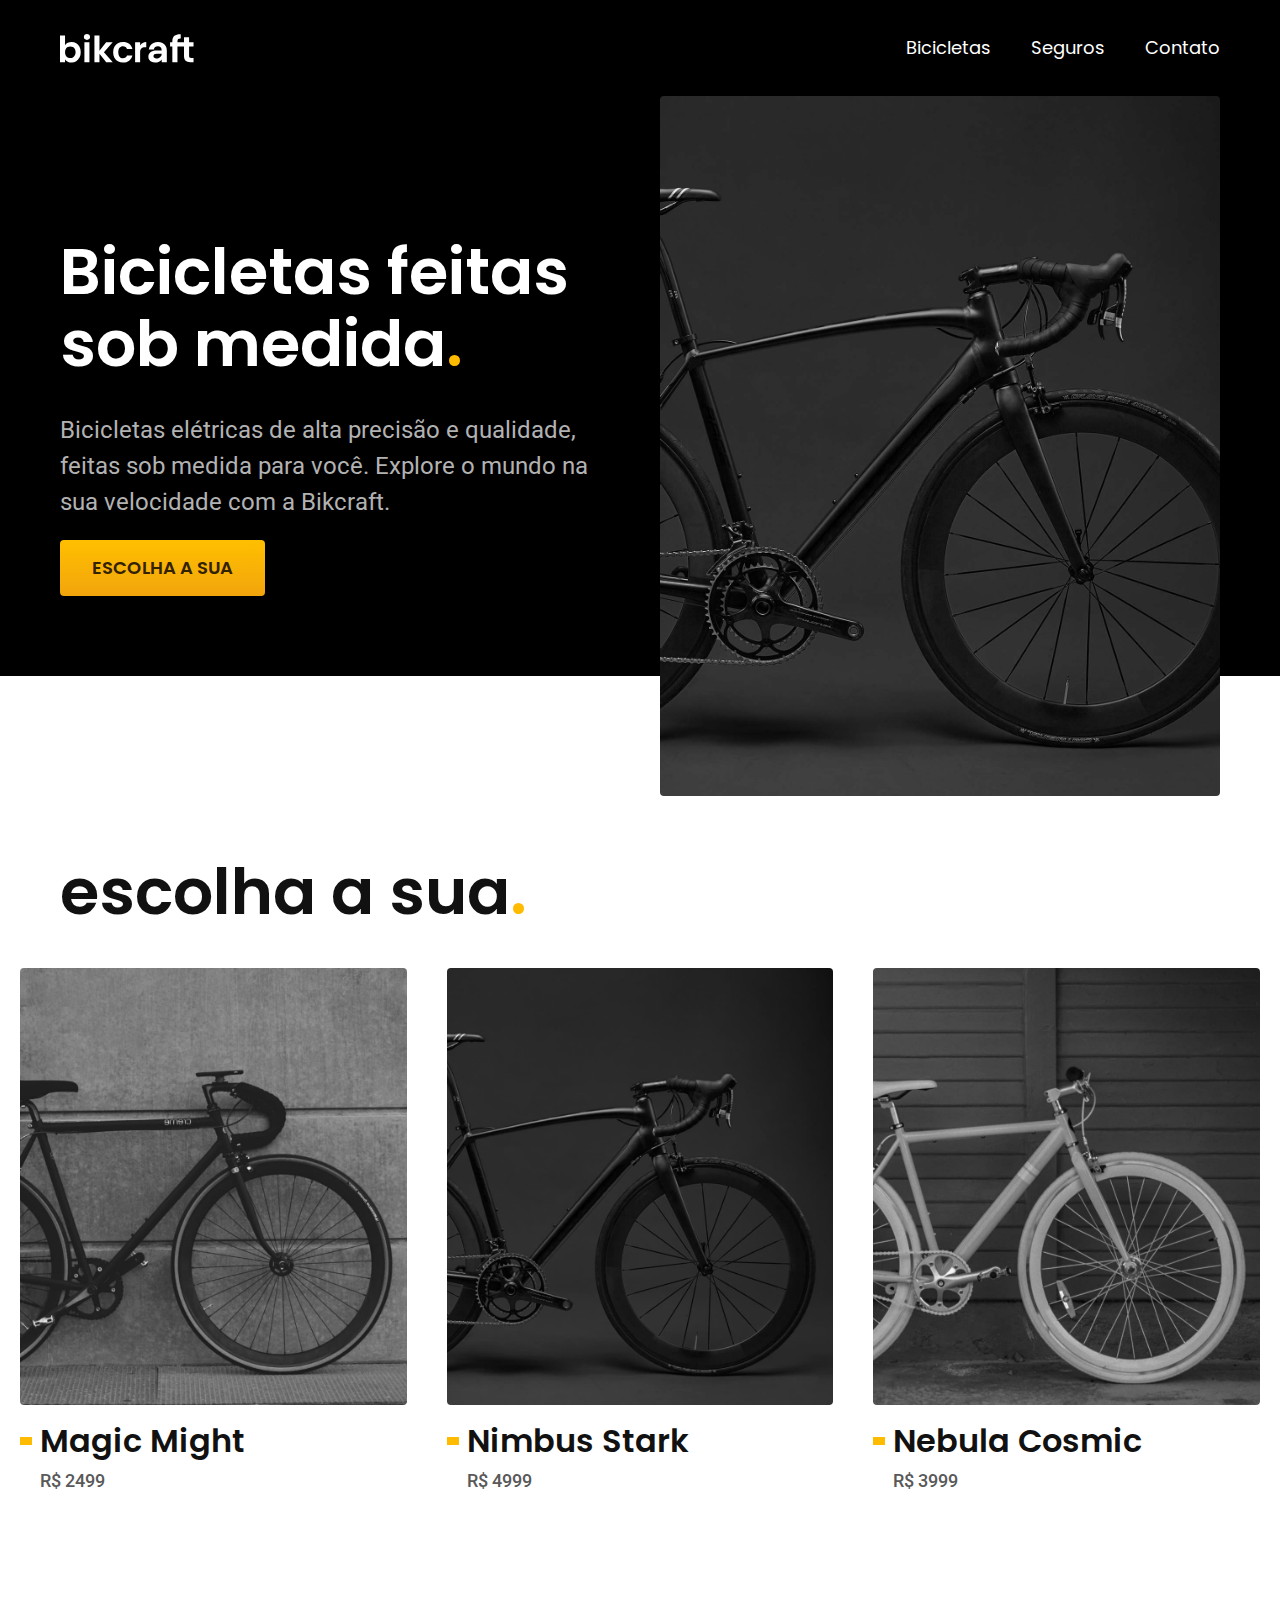
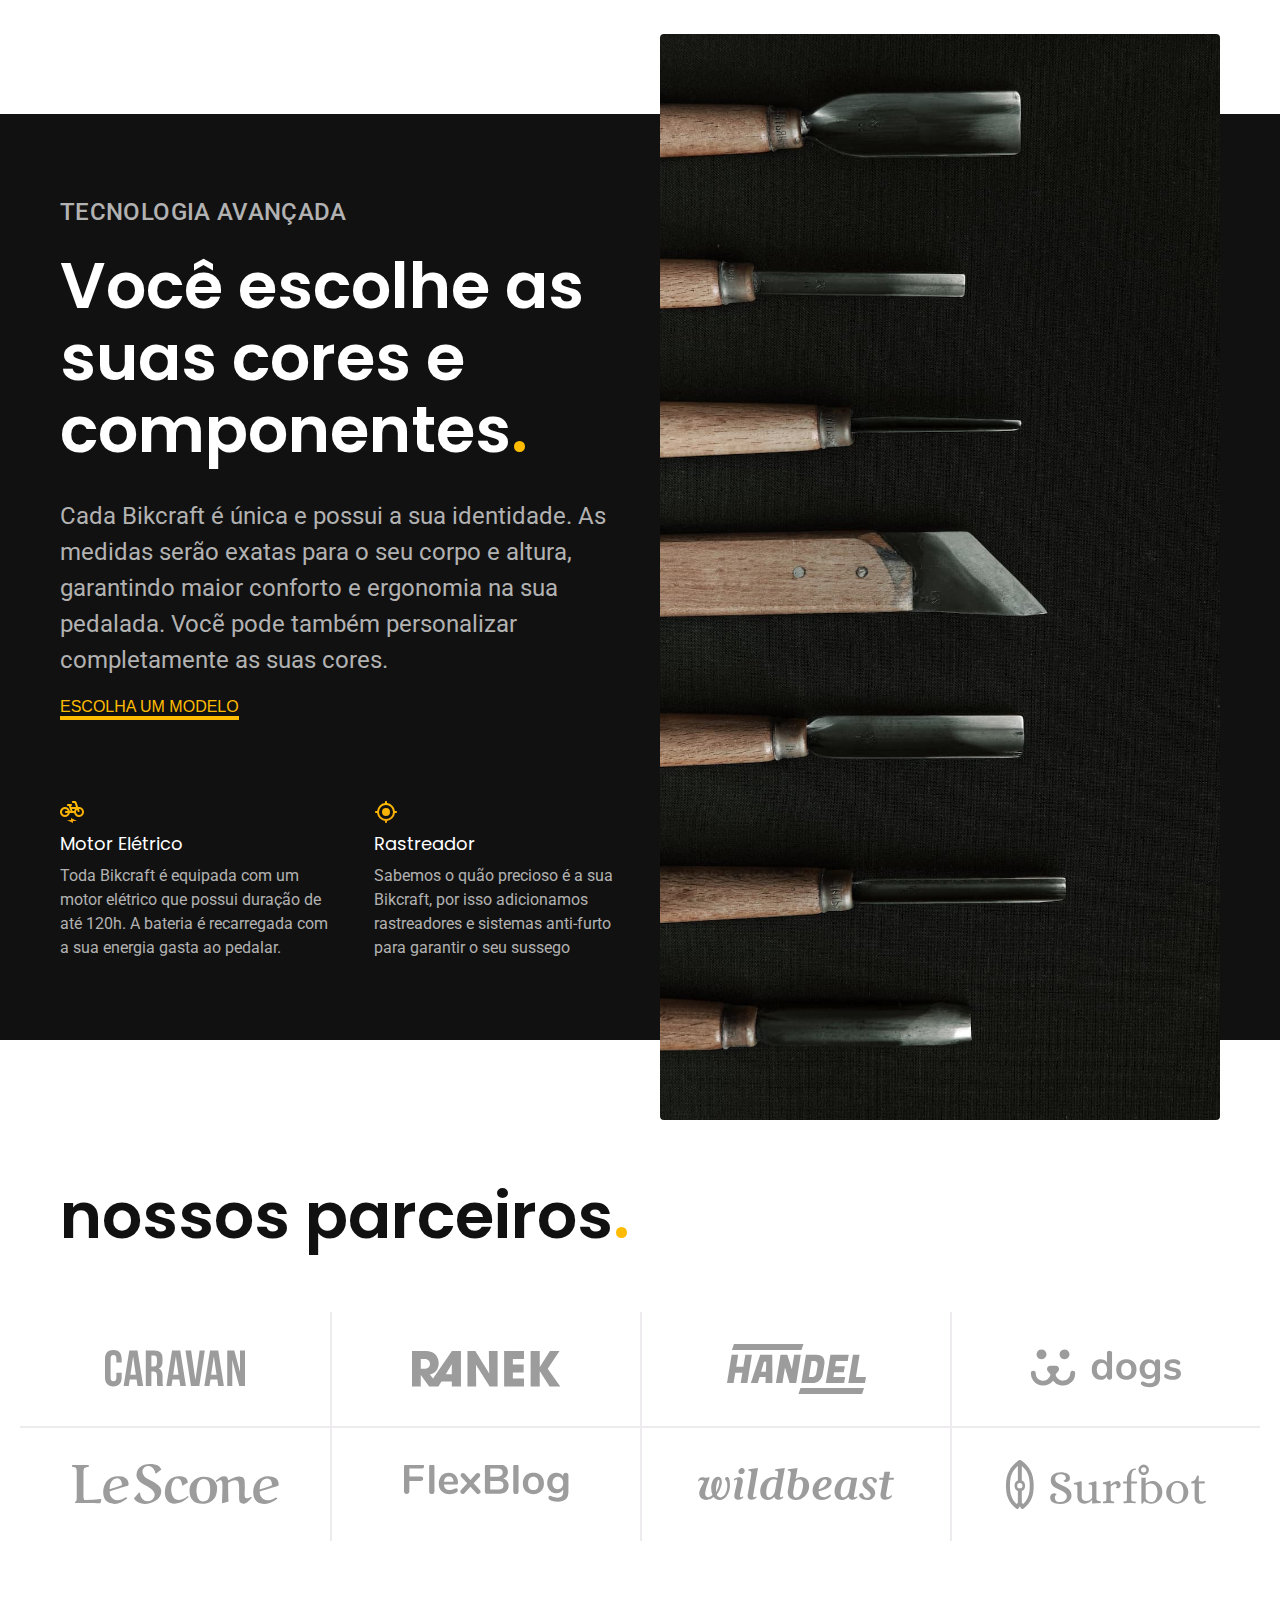
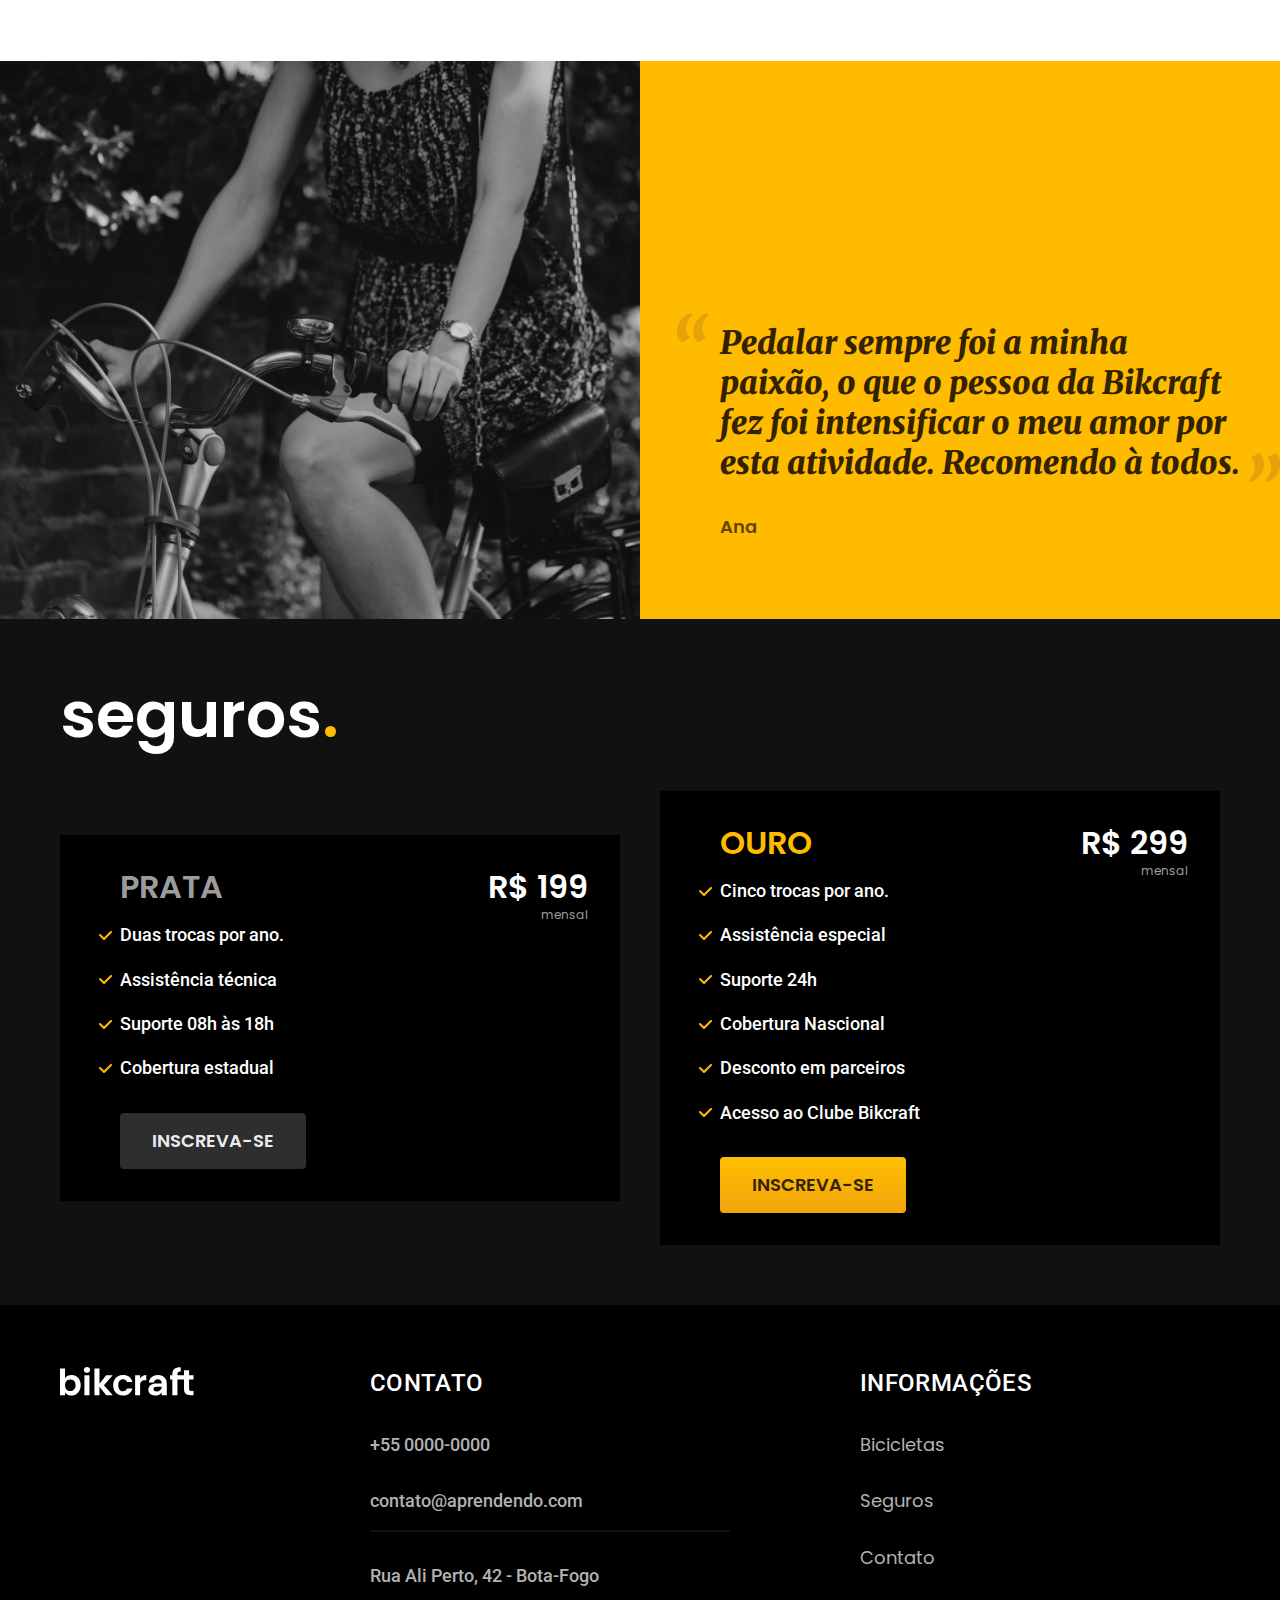
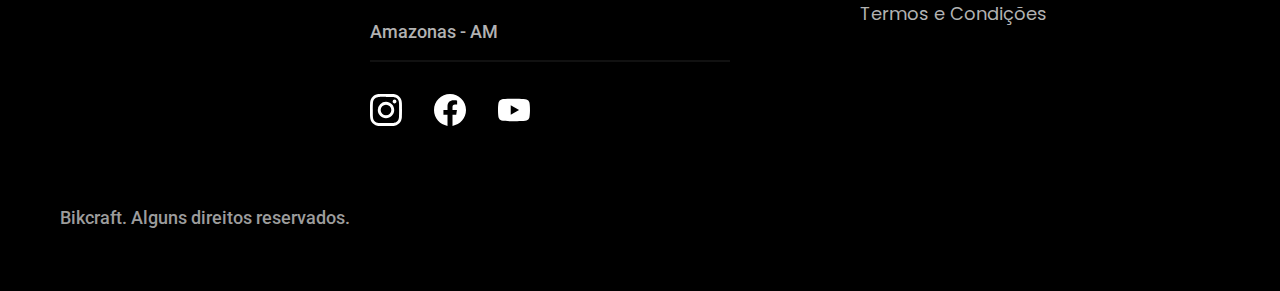
<file: index.html>
<!DOCTYPE html>
<html lang="pt-br">

<head>
  <title>Bickcrfat - Bicicletas Elétricas</title>
  <meta name="description" content="Bicicletas elétricas de alta precisão e qualidade,  feitas sob medida para o cliente. Explore o mundo na sua velocidade com a Bikcraft.">
  <meta charset="utf-8">
  <meta name="viewport" content="width=device-width, initial-scale=1.0">
  <link rel="stylesheet" href="./css/style.css">

  <link rel="preconnect" href="https://fonts.googleapis.com">
  <link rel="preconnect" href="https://fonts.gstatic.com" crossorigin>
  <link href="https://fonts.googleapis.com/css2?family=Merriweather:ital,wght@1,900&family=Poppins:wght@400;600&family=Roboto:wght@400;500&display=swap" rel="stylesheet">
</head>

<body>
  <header class="header-bg">
    <div class="header container">
      <a href="./"><img src="./img/bikcraft.svg" alt="bikcraft">
      </a>
      <nav aria-label="primaria">
        <ul class="header-menu font-1-m cor-0">
          <li><a href="./bicicletas.html">Bicicletas</a></li>
          <li><a href="./seguros.html">Seguros</a></li>
          <li><a href="./contato.html">Contato</a></li>
        </ul>
      </nav>
    </div>
  </header>

  <main class="introducao_bg">
    <div class="introducao container">
      <div class="introducao-conteudo">
        <h1 class="font-1-xxl cor-0">Bicicletas feitas sob medida<span class="cor-p1">.</span></h1>
        <p class="font-2-l cor-5">Bicicletas elétricas de alta precisão e qualidade, feitas sob medida para você. Explore o mundo na sua velocidade com a Bikcraft.</p>
        <a class="botao" href="./bicicletas.html">Escolha a sua</a>
      </div>
      <div class="introucao-imagem">
        <img src="./img/fotos/introducao.jpg" alt="bicicleta elétrica preta">
      </div>
    </div>
  </main>

  <article class="bicicletas-lista">
    <h2 class="font-1-xxl container">escolha a sua<span class="cor-p1">.</span></h2>

    <ul>
      <li>
        <a href="./bicicletas/magic.html">
          <img src="./img/bicicletas/magic-home.jpg" alt="Bicicleta preta">
          <h3 class="font-1-xl">Magic Might</h3>
          <span class="font-2-m cor-8">R$ 2499</span>
        </a>
      </li>
      <li>
        <a href="./bicicletas/nimbus.html">
          <img src="./img/bicicletas/nimbus-home.jpg" alt="Bicicleta preta">
          <h3 class="font-1-xl">Nimbus Stark</h3>
          <span class="font-2-m cor-8">R$ 4999</span>
        </a>
      </li>
      <li>
        <a href="./bicicletas/nebula.html">
          <img src="./img/bicicletas/nebula-home.jpg" alt="Bicicleta branca">
          <h3 class="font-1-xl">Nebula Cosmic</h3>
          <span class="font-2-m cor-8">R$ 3999</span>
        </a>
      </li>
    </ul>
  </article>
  <article class="tecnologia-bg">
    <div class="tecnologia container">
      <div class="tecnologia-conteudo">
        <span class="font-2-l-b cor-5">Tecnologia avançada</span>
        <h2 class="font-1-xxl cor-0">Você escolhe as suas cores e componentes<span class="cor-p1">.</span></h2>
        <p class="font-2-l cor-5">Cada Bikcraft é única e possui a sua identidade. As medidas serão exatas para o seu corpo e altura, garantindo maior conforto e ergonomia na sua pedalada. Vocẽ pode também personalizar completamente as suas cores.</p>
        <a class="link" href="./bicicletas.html">Escolha um modelo</a>
        <div class="tecnologia-vantagens">
          <div>
            <img src="./img/icones/eletrica.svg" alt="">
            <h3 class="font-1-m cor-0">Motor Elétrico</h3>
            <p class="font-2-s cor-5">Toda Bikcraft é equipada com um motor elétrico que possui duração de até 120h. A bateria é recarregada com a sua energia gasta ao pedalar.</p>
          </div>
          <div>
            <img src="./img/icones/rastreador.svg" alt="">
            <h3 class="font-1-m cor-0">Rastreador</h3>
            <p class="font-2-s cor-5">Sabemos o quão precioso é a sua Bikcraft, por isso adicionamos rastreadores e sistemas anti-furto para garantir o seu sussego</p>
          </div>
        </div>
      </div>
      <div class="tecnologia-imagem">
        <img src="./img/fotos/tecnologia.jpg" alt="">
      </div>
    </div>
  </article>
  <section class="parceiros" aria-label="Nossos Parceiros">
    <h2 class="font-1-xxl container">nossos parceiros<span class="cor-p1">.</span></h2>
    <ul>
      <li><img src="./img/parceiros/caravan.svg" alt="caravan"></li>
      <li><img src="./img/parceiros/ranek.svg" alt="ranek"></li>
      <li><img src="./img/parceiros/handel.svg" alt="handel"></li>
      <li><img src="./img/parceiros/dogs.svg" alt="dogs"></li>
      <li><img src="./img/parceiros/lescone.svg" alt="lescone"></li>
      <li><img src="./img/parceiros/flexblog.svg" alt="flexblog"></li>
      <li><img src="./img/parceiros/wildbeast.svg" alt="wildbeast"></li>
      <li><img src="./img/parceiros/surfbot.svg" alt="surfbot"></li>
    </ul>
  </section>
  <section class="depoimento" aria-label="Depoimento">
    <div>
      <img src="./img/fotos/depoimento.jpg" alt="Pessoa pedalando uma Bikcraft">
    </div>
    <div class="depoimento-conteudo">
      <blockquote class="font-1-xl cor-p5">
        <p>Pedalar sempre foi a minha paixão, o que o pessoa da Bikcraft fez foi intensificar o meu amor por esta atividade. Recomendo à todos.</p>
      </blockquote>
      <span class="font-1-m-b cor-p4">Ana</span>
    </div>
  </section>
  <article class="seguros-bg">
    <div class="seguros container">
      <h2 class="font-1-xxl cor-0">seguros<span class="cor-p1">.</span></h2>

      <div class="seguros-item">
        <h3 class="font-1-xl cor-6">PRATA</h3>
        <span class="font-1-xl cor-0">R$ 199 <span class="font-1-xs cor-6">mensal</span></span>
        <ul class="font-2-m cor-0">
          <li>Duas trocas por ano.</li>
          <li>Assistência técnica</li>
          <li>Suporte 08h às 18h</li>
          <li>Cobertura estadual</li>
        </ul>
        <a class="botao secundario" href="./orcamento.html">Inscreva-se</a>
      </div>

      <div class="seguros-item">
        <h3 class="font-1-xl cor-p1">OURO</h3>
        <span class="font-1-xl cor-0">R$ 299 <span class="font-1-xs cor-6">mensal</span></span>
        <ul class="font-2-m cor-0">
          <li>Cinco trocas por ano.</li>
          <li>Assistência especial</li>
          <li>Suporte 24h</li>
          <li>Cobertura Nascional</li>
          <li>Desconto em parceiros</li>
          <li>Acesso ao Clube Bikcraft</li>
        </ul>
        <a class="botao" href="./orcamento.html">Inscreva-se</a>
      </div>
    </div>
  </article>
  <footer class="footer-bg">
    <div class="footer container">
      <img src="./img/bikcraft.svg" alt="Bikcraft">
      <div class="footer-contato">
        <h3 class="font-2-l-b cor-0">Contato</h3>
        <ul class="font-2-m cor-5">
          <li><a href="tel:+55219999999">+55 0000-0000</a></li>
          <li><a href="mailto:contato@aprendendo.com">contato@aprendendo.com</a></li>
          <li>Rua Ali Perto, 42 - Bota-Fogo</li>
          <li>Amazonas - AM</li>
        </ul>
        <div class="footer-redes">
          <a href="./"><img src="./img/redes/instagram.svg" alt="Instagram"></a>
          <a href="./"><img src="./img/redes/facebook.svg" alt="Facebook"></a>
          <a href="./"><img src="./img/redes/youtube.svg" alt="Youtube"></a>
        </div>
      </div>
      <div class="footer-info">
        <h3 class="font-2-l-b cor-0">Informações</h3>
        <nav>
          <ul class="font-1-m cor-5">
            <li><a href="./bicicletas.html">Bicicletas</a></li>
            <li><a href="./seguros.html">Seguros</a></li>
            <li><a href="./contato.html">Contato</a></li>
            <li><a href="./termos.html">Termos e Condições</a></li>
          </ul>
        </nav>
      </div>
      <p class="footer-copy font-2-m cor-6">Bikcraft. Alguns direitos reservados.</p>
    </div>
  </footer>
</body>

</html>
</file>
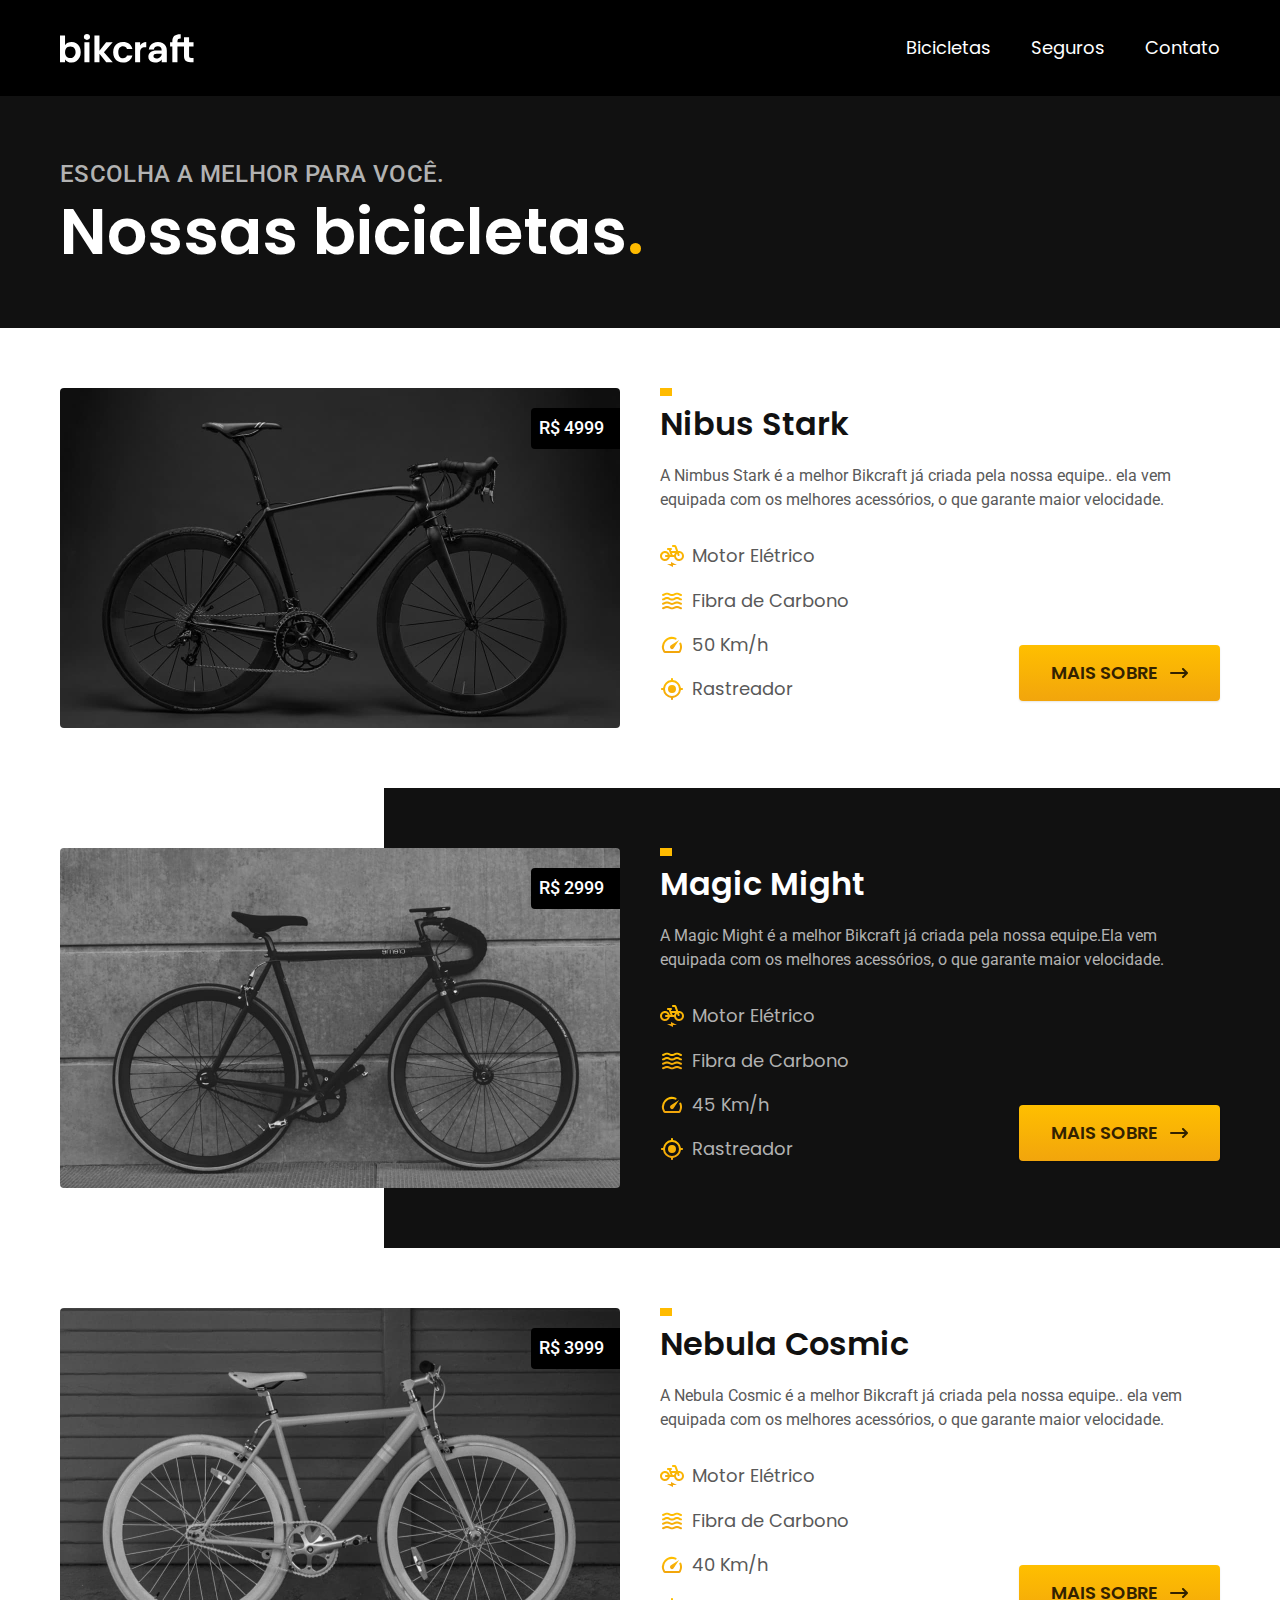
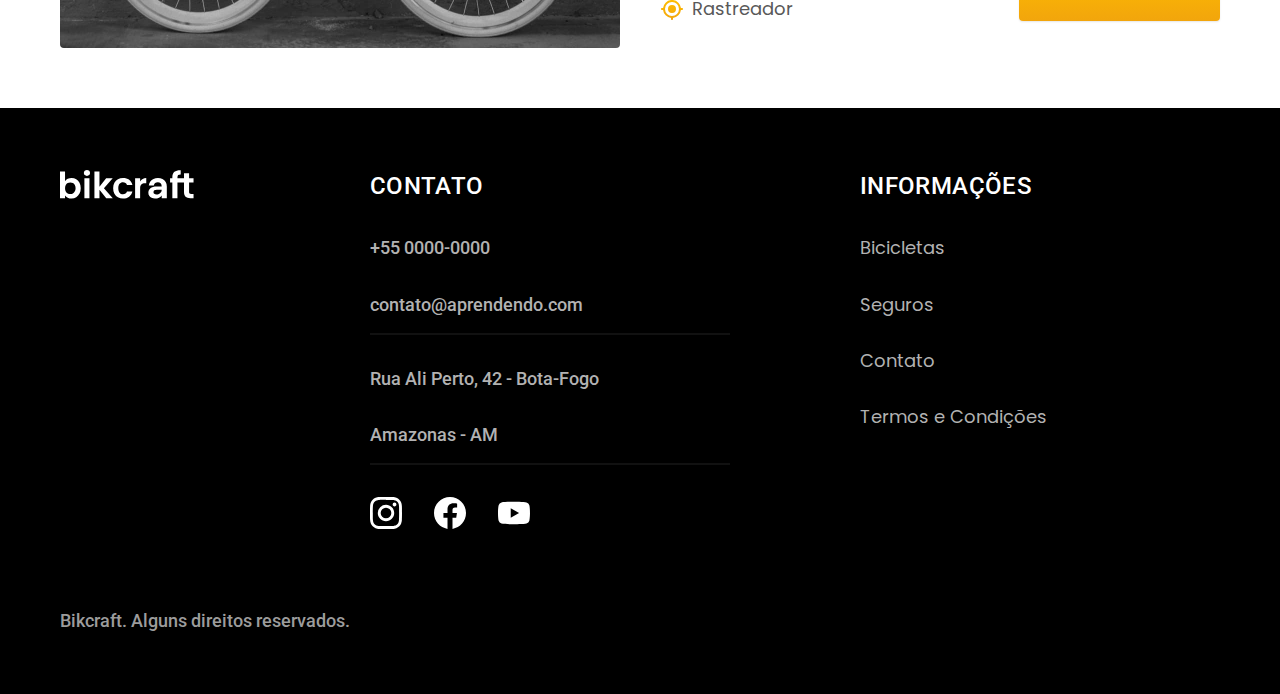
<file: bicicletas.html>
<!DOCTYPE html>
<html lang="pt-br">

<head>
  <title>Bicicletas | Bikcraft</title>
  <meta name="description" content="Bicicletas">
  <meta charset="utf-8">
  <meta name="viewport" content="width=device-width, initial-scale=1.0">
  <link rel="stylesheet" href="./css/style.css">

  <link rel="preconnect" href="https://fonts.googleapis.com">
  <link rel="preconnect" href="https://fonts.gstatic.com" crossorigin>
  <link href="https://fonts.googleapis.com/css2?family=Merriweather:ital,wght@1,900&family=Poppins:wght@400;600&family=Roboto:wght@400;500&display=swap" rel="stylesheet">
</head>

<body id="bicicletas">
  <header class="header-bg">
    <div class="header container">
      <a href="./"><img src="./img/bikcraft.svg" alt="bikcraft">
      </a>
      <nav aria-label="primaria">
        <ul class="header-menu font-1-m cor-0">
          <li><a href="./bicicletas.html">Bicicletas</a></li>
          <li><a href="./seguros.html">Seguros</a></li>
          <li><a href="./contato.html">Contato</a></li>
        </ul>
      </nav>
    </div>
  </header>

  <main>
    <div class="titulo-bg">
      <div class="titulo container">
        <p class="font-2-l-b cor-5">Escolha a melhor para você.</p>
        <h1 class="font-1-xxl cor-0">Nossas bicicletas<span class="cor-p1">.</span></h1>
      </div>
    </div>

    <div class="bicicletas-bg">
      <div class="bicicletas container">
        <div class="bicicletas-img">
          <img src="./img/bicicletas/nimbus.jpg" alt="Bicicleta preta">
          <span class="font-2-m cor-0">R$ 4999</span>
        </div>
        <div class="bicicletas-conteudo">
          <h2 class="font-1-xl">Nibus Stark</h2>
          <p class="font-2-s cor-8">A Nimbus Stark é a melhor Bikcraft já criada pela nossa equipe.. ela vem equipada com os melhores acessórios, o que garante maior velocidade.</p>
          <ul  class="font-1-m cor-8">
            <li>
              <img src="./img/icones/eletrica.svg" alt="">
              Motor Elétrico
            </li>
            <li>
              <img src="./img/icones/carbono.svg" alt="">
              Fibra de Carbono
            </li>
            <li>
              <img src="./img/icones/velocidade.svg" alt="">
              50 Km/h
            </li>
            <li>
              <img src="./img/icones/rastreador.svg" alt="">
              Rastreador
            </li>
          </ul>
          <a class="botao seta" href="./bicicletas/nibus.html">Mais Sobre</a>
        </div>
      </div>
    </div>

    <div class="bicicletas-bg">
      <div class="bicicletas container">
        <div class="bicicletas-img">
          <img src="./img/bicicletas/magic.jpg" alt="Bicicleta preta">
          <span class="font-2-m cor-0">R$ 2999</span>
        </div>
        <div class="bicicletas-conteudo">
          <h2 class="font-1-xl cor-0">Magic Might</h2>
          <p class="font-2-s cor-5">A Magic Might é a melhor Bikcraft já criada pela nossa equipe.Ela vem equipada com os melhores acessórios, o que garante maior velocidade.</p>
          <ul  class="font-1-m cor-5">
            <li>
              <img src="./img/icones/eletrica.svg" alt="">
              Motor Elétrico
            </li>
            <li>
              <img src="./img/icones/carbono.svg" alt="">
              Fibra de Carbono
            </li>
            <li>
              <img src="./img/icones/velocidade.svg" alt="">
              45 Km/h
            </li>
            <li>
              <img src="./img/icones/rastreador.svg" alt="">
              Rastreador
            </li>
          </ul>
          <a class="botao seta" href="./bicicletas/magic.html">Mais Sobre</a>
        </div>
      </div>
    </div>

    <div class="bicicletas-bg">
      <div class="bicicletas container">
        <div class="bicicletas-img">
          <img src="./img/bicicletas/nebula.jpg" alt="Bicicleta branca">
          <span class="font-2-m cor-0">R$ 3999</span>
        </div>
        <div class="bicicletas-conteudo">
          <h2 class="font-1-xl">Nebula Cosmic</h2>
          <p class="font-2-s cor-8">A Nebula Cosmic é a melhor Bikcraft já criada pela nossa equipe.. ela vem equipada com os melhores acessórios, o que garante maior velocidade.</p>
          <ul  class="font-1-m cor-8">
            <li>
              <img src="./img/icones/eletrica.svg" alt="">
              Motor Elétrico
            </li>
            <li>
              <img src="./img/icones/carbono.svg" alt="">
              Fibra de Carbono
            </li>
            <li>
              <img src="./img/icones/velocidade.svg" alt="">
              40 Km/h
            </li>
            <li>
              <img src="./img/icones/rastreador.svg" alt="">
              Rastreador
            </li>
          </ul>
          <a class="botao seta" href="./bicicletas/nebula.html">Mais Sobre</a>
        </div>
      </div>
    </div>
  </main>

  <footer class="footer-bg">
    <div class="footer container">
      <img src="./img/bikcraft.svg" alt="Bikcraft">
      <div class="footer-contato">
        <h3 class="font-2-l-b cor-0">Contato</h3>
        <ul class="font-2-m cor-5">
          <li><a href="tel:+55219999999">+55 0000-0000</a></li>
          <li><a href="mailto:contato@aprendendo.com">contato@aprendendo.com</a></li>
          <li>Rua Ali Perto, 42 - Bota-Fogo</li>
          <li>Amazonas - AM</li>
        </ul>
        <div class="footer-redes">
          <a href="./"><img src="./img/redes/instagram.svg" alt="Instagram"></a>
          <a href="./"><img src="./img/redes/facebook.svg" alt="Facebook"></a>
          <a href="./"><img src="./img/redes/youtube.svg" alt="Youtube"></a>
        </div>
      </div>
      <div class="footer-info">
        <h3 class="font-2-l-b cor-0">Informações</h3>
        <nav>
          <ul class="font-1-m cor-5">
            <li><a href="./bicicletas.html">Bicicletas</a></li>
            <li><a href="./seguros.html">Seguros</a></li>
            <li><a href="./contato.html">Contato</a></li>
            <li><a href="./termos.html">Termos e Condições</a></li>
          </ul>
        </nav>
      </div>
      <p class="footer-copy font-2-m cor-6">Bikcraft. Alguns direitos reservados.</p>
    </div>
  </footer>
</body>

</html>
</file>
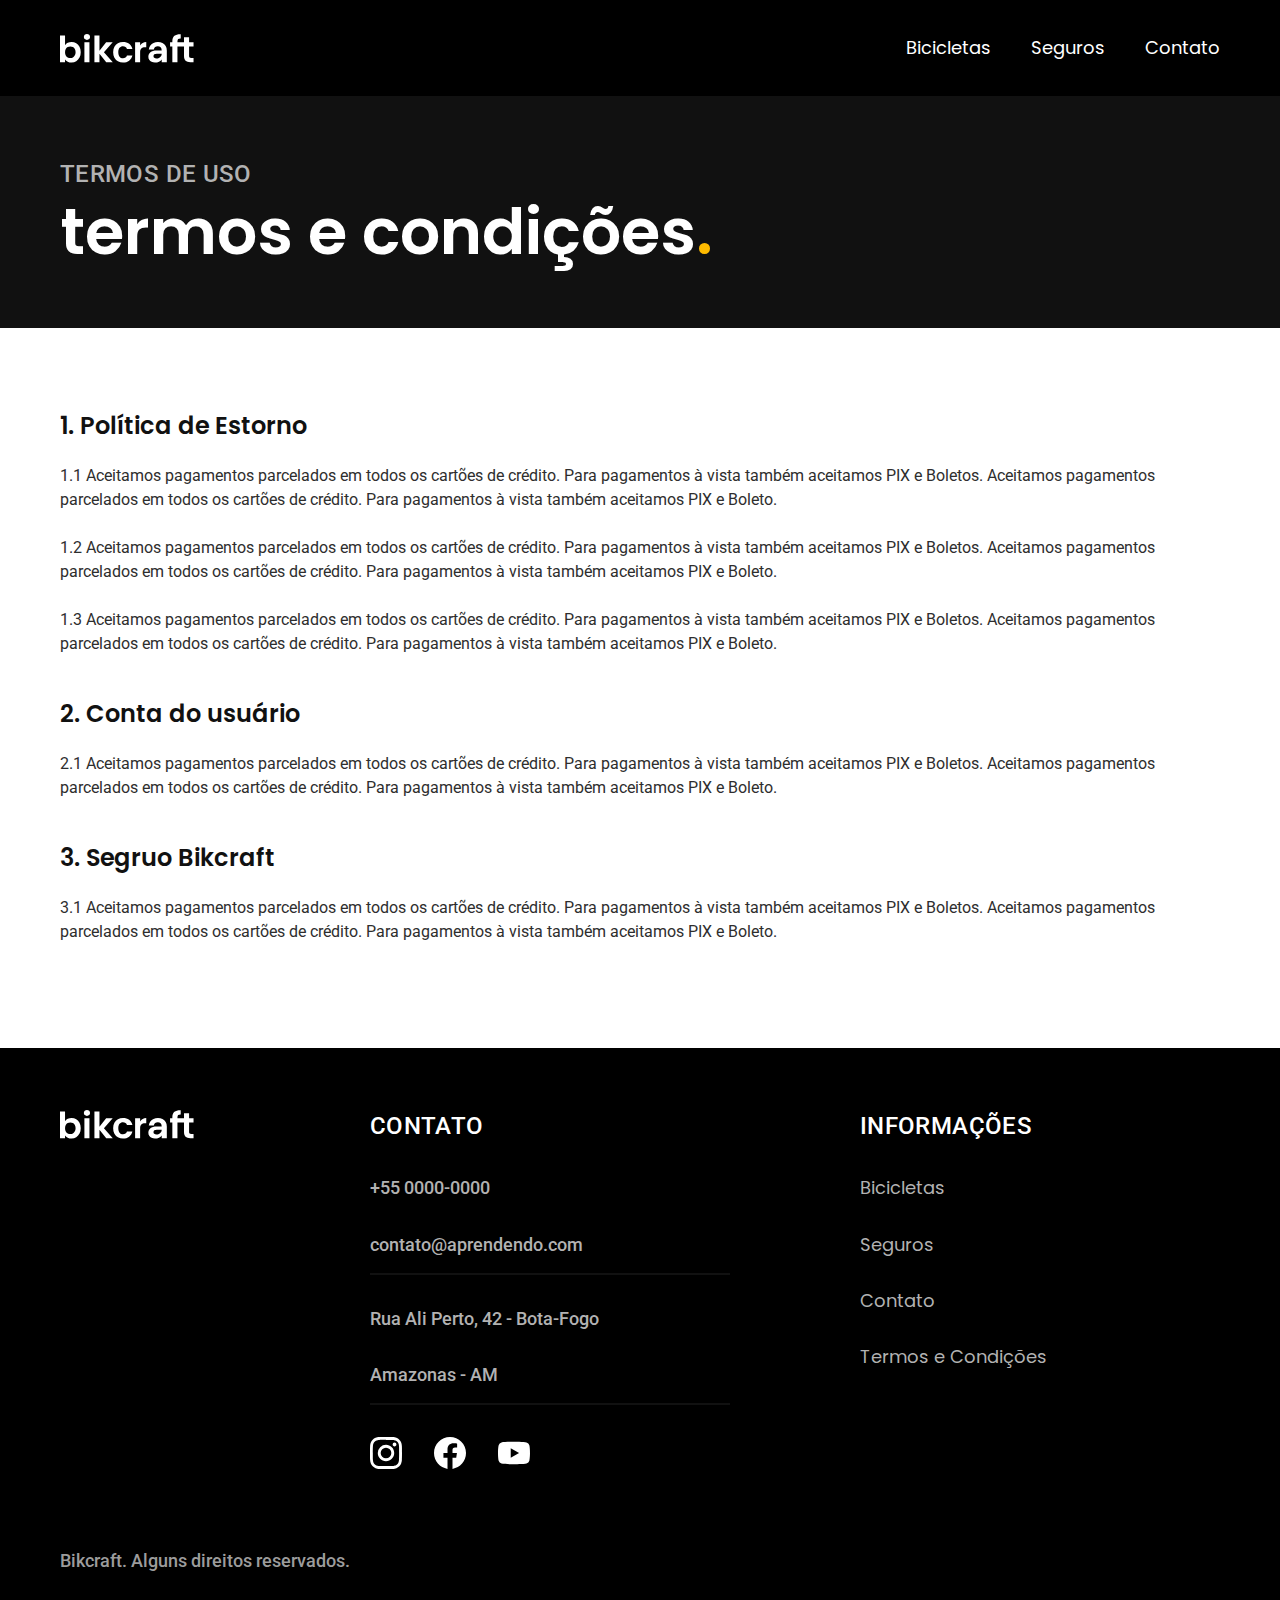
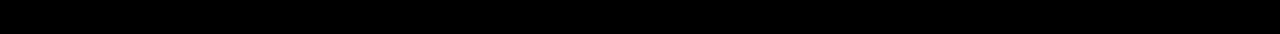
<file: termos.html>
<!DOCTYPE html>
<html lang="pt-br">

<head>
  <title>Termos e Condições | Bikcraft</title>
  <meta name="description" content="Termos e Condições">
  <meta charset="utf-8">
  <meta name="viewport" content="width=device-width, initial-scale=1.0">
  <link rel="stylesheet" href="./css/style.css">

  <link rel="preconnect" href="https://fonts.googleapis.com">
  <link rel="preconnect" href="https://fonts.gstatic.com" crossorigin>
  <link href="https://fonts.googleapis.com/css2?family=Merriweather:ital,wght@1,900&family=Poppins:wght@400;600&family=Roboto:wght@400;500&display=swap" rel="stylesheet">
</head>

<body id="termos">
  <header class="header-bg">
    <div class="header container">
      <a href="./"><img src="./img/bikcraft.svg" alt="bikcraft">
      </a>
      <nav aria-label="primaria">
        <ul class="header-menu font-1-m cor-0">
          <li><a href="./bicicletas.html">Bicicletas</a></li>
          <li><a href="./seguros.html">Seguros</a></li>
          <li><a href="./contato.html">Contato</a></li>
        </ul>
      </nav>
    </div>
  </header>

  <main>
    <div class="titulo-bg">
      <div class="titulo container">
        <p class="font-2-l-b cor-5">Termos de uso</p>
        <h1 class="font-1-xxl cor-0">termos e condições<span class="cor-p1">.</span></h1>
      </div>
    </div>

    <div class="termos font-2-s cor-10 container">
      <h2 class="font-1-l cor-11">1. Política de Estorno</h2>

      <p>1.1 Aceitamos pagamentos parcelados em todos os cartões de crédito. Para pagamentos à vista também aceitamos PIX e Boletos. Aceitamos pagamentos parcelados em todos os cartões de crédito. Para pagamentos à vista também aceitamos PIX e Boleto.</p>

      <p>1.2 Aceitamos pagamentos parcelados em todos os cartões de crédito. Para pagamentos à vista também aceitamos PIX e Boletos. Aceitamos pagamentos parcelados em todos os cartões de crédito. Para pagamentos à vista também aceitamos PIX e Boleto.</p>

      <p>1.3 Aceitamos pagamentos parcelados em todos os cartões de crédito. Para pagamentos à vista também aceitamos PIX e Boletos. Aceitamos pagamentos parcelados em todos os cartões de crédito. Para pagamentos à vista também aceitamos PIX e Boleto.</p>

      <h2 class="font-1-l cor-11">2. Conta do usuário</h2>
      <p>2.1 Aceitamos pagamentos parcelados em todos os cartões de crédito. Para pagamentos à vista também aceitamos PIX e Boletos. Aceitamos pagamentos parcelados em todos os cartões de crédito. Para pagamentos à vista também aceitamos PIX e Boleto.</p>

      <h2 class="font-1-l cor-11">3. Segruo Bikcraft</h2>
      <p>3.1 Aceitamos pagamentos parcelados em todos os cartões de crédito. Para pagamentos à vista também aceitamos PIX e Boletos. Aceitamos pagamentos parcelados em todos os cartões de crédito. Para pagamentos à vista também aceitamos PIX e Boleto.</p>
    </div>
  </main>

  <footer class="footer-bg">
    <div class="footer container">
      <img src="./img/bikcraft.svg" alt="Bikcraft">
      <div class="footer-contato">
        <h3 class="font-2-l-b cor-0">Contato</h3>
        <ul class="font-2-m cor-5">
          <li><a href="tel:+55219999999">+55 0000-0000</a></li>
          <li><a href="mailto:contato@aprendendo.com">contato@aprendendo.com</a></li>
          <li>Rua Ali Perto, 42 - Bota-Fogo</li>
          <li>Amazonas - AM</li>
        </ul>
        <div class="footer-redes">
          <a href="./"><img src="./img/redes/instagram.svg" alt="Instagram"></a>
          <a href="./"><img src="./img/redes/facebook.svg" alt="Facebook"></a>
          <a href="./"><img src="./img/redes/youtube.svg" alt="Youtube"></a>
        </div>
      </div>
      <div class="footer-info">
        <h3 class="font-2-l-b cor-0">Informações</h3>
        <nav>
          <ul class="font-1-m cor-5">
            <li><a href="./bicicletas.html">Bicicletas</a></li>
            <li><a href="./seguros.html">Seguros</a></li>
            <li><a href="./contato.html">Contato</a></li>
            <li><a href="./termos.html">Termos e Condições</a></li>
          </ul>
        </nav>
      </div>
      <p class="footer-copy font-2-m cor-6">Bikcraft. Alguns direitos reservados.</p>
    </div>
  </footer>
</body>

</html>
</file>
<file: css/style.css>
@import url(./global/global.css);
@import url(./utilidades/tipografia.css);
@import url(./utilidades/cores.css);

@import url(./global/header.css);
@import url(./global/footer.css);

/* utilidades */
@import url(./utilidades/componentes.css);

/* home */
@import url(./home/introdução.css);
@import url(./home/tecnologia.css);
@import url(./home/parceiros.css);
@import url(./home/depoimento.css);

/* bicicleatas */
@import url(./bicicletas/bicicletas-lista.css);
@import url(./bicicletas//bicicletas.css);

@import url(./seguros/seguros.css);
@import url(./termos/termos.css);
</file>
